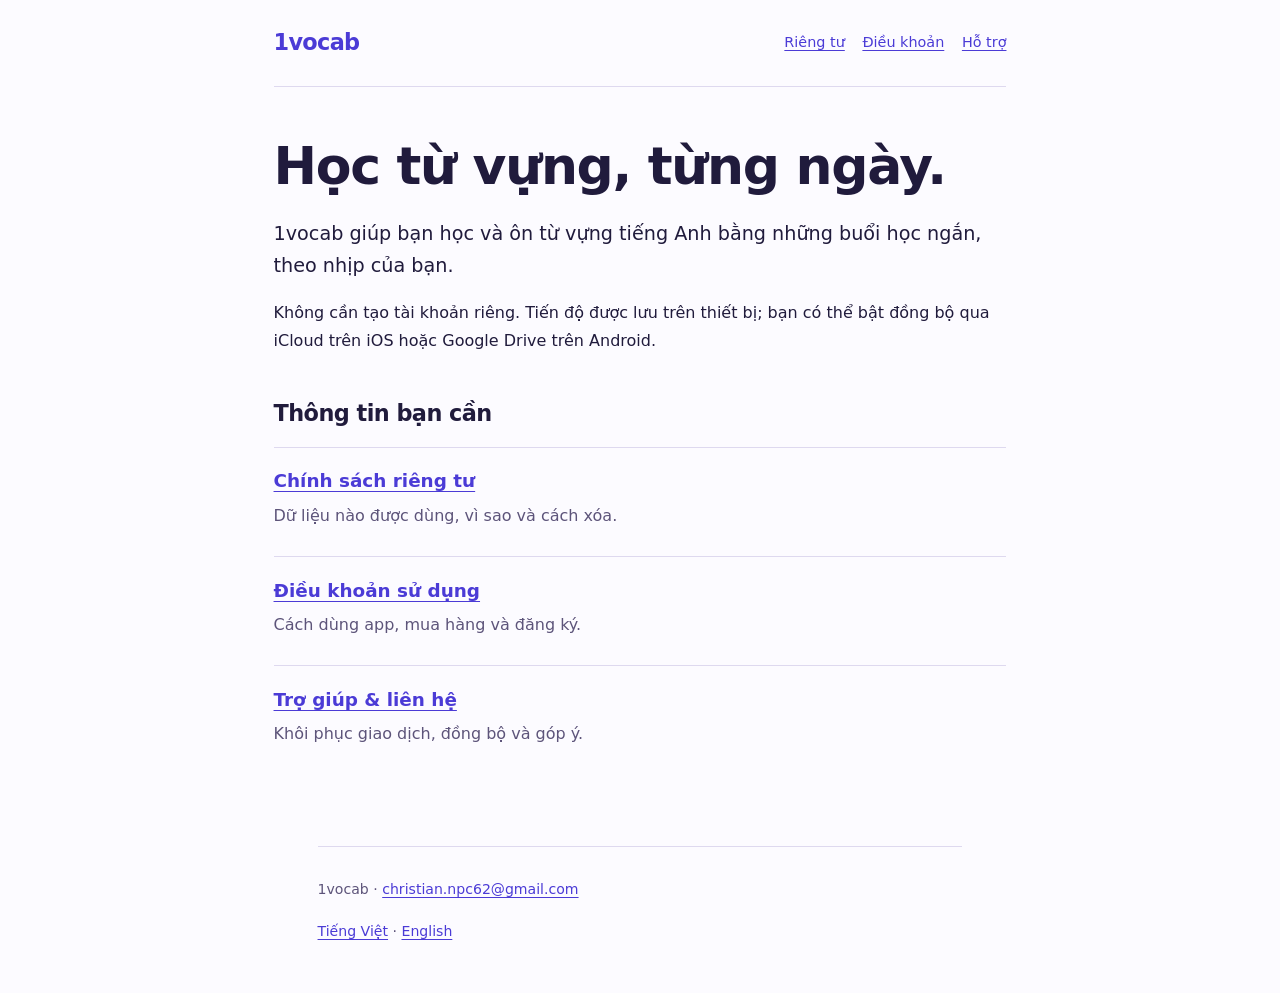
<file: index.html>
<!doctype html>
<html lang="vi"><head><meta charset="utf-8"><meta name="viewport" content="width=device-width, initial-scale=1"><title>Học từ vựng, từng ngày. · 1vocab</title><meta name="description" content="Học từ vựng, từng ngày. — 1vocab"><link rel="stylesheet" href="styles.css"></head>
<body><a class="skip" href="#main">Nội dung chính</a><header><a href="index.html" class="brand">1vocab</a><nav aria-label="Điều hướng"><a href="privacy.html">Riêng tư</a><a href="terms.html">Điều khoản</a><a href="support.html">Hỗ trợ</a></nav></header><main id="main"><h1>Học từ vựng, từng ngày.</h1><p class="lead">1vocab giúp bạn học và ôn từ vựng tiếng Anh bằng những buổi học ngắn, theo nhịp của bạn.</p><p>Không cần tạo tài khoản riêng. Tiến độ được lưu trên thiết bị; bạn có thể bật đồng bộ qua iCloud trên iOS hoặc Google Drive trên Android.</p><section><h2>Thông tin bạn cần</h2><ul class="directory"><li><a href="privacy.html">Chính sách riêng tư</a><span>Dữ liệu nào được dùng, vì sao và cách xóa.</span></li><li><a href="terms.html">Điều khoản sử dụng</a><span>Cách dùng app, mua hàng và đăng ký.</span></li><li><a href="support.html">Trợ giúp &amp; liên hệ</a><span>Khôi phục giao dịch, đồng bộ và góp ý.</span></li></ul></section></main><footer><p>1vocab · <a href="support.html">christian.npc62@gmail.com</a></p><p><a href="privacy.html" lang="vi">Tiếng Việt</a> · <a href="privacy-en.html" lang="en">English</a></p></footer></body></html>
</file>
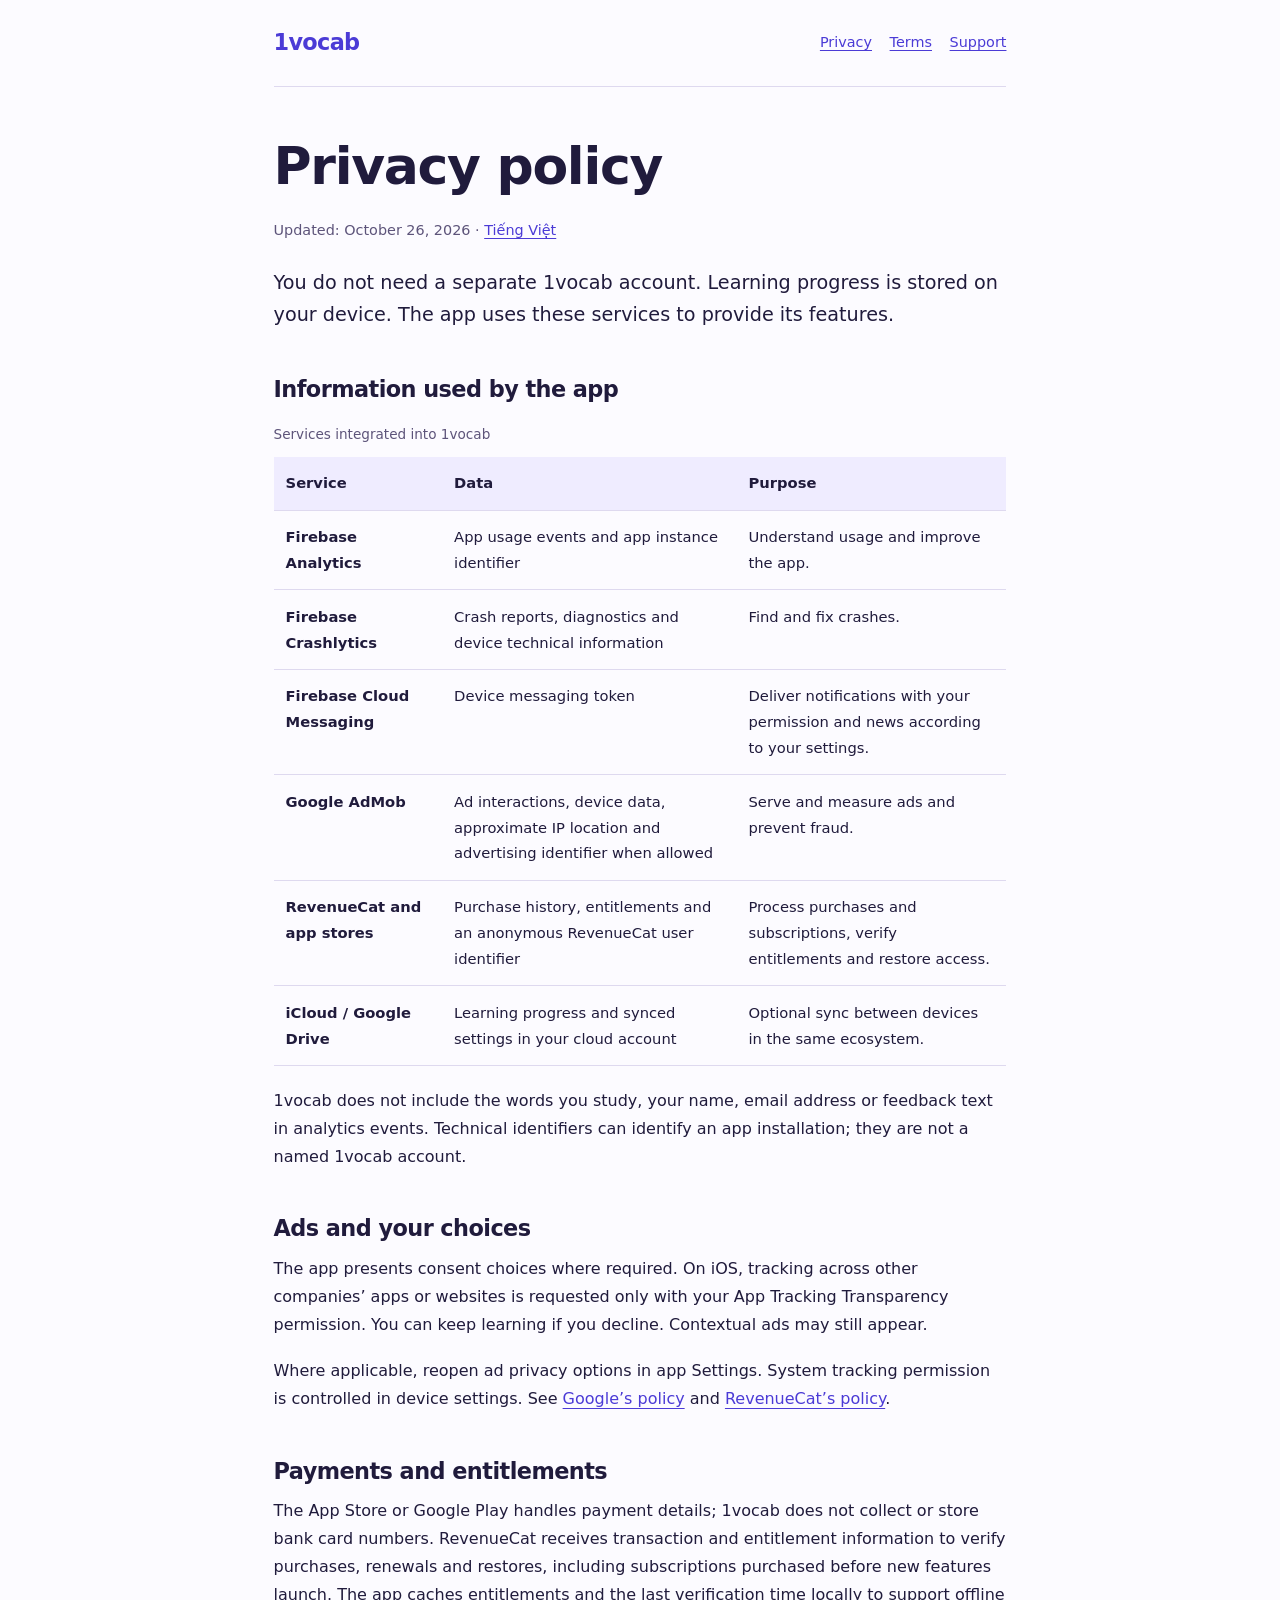
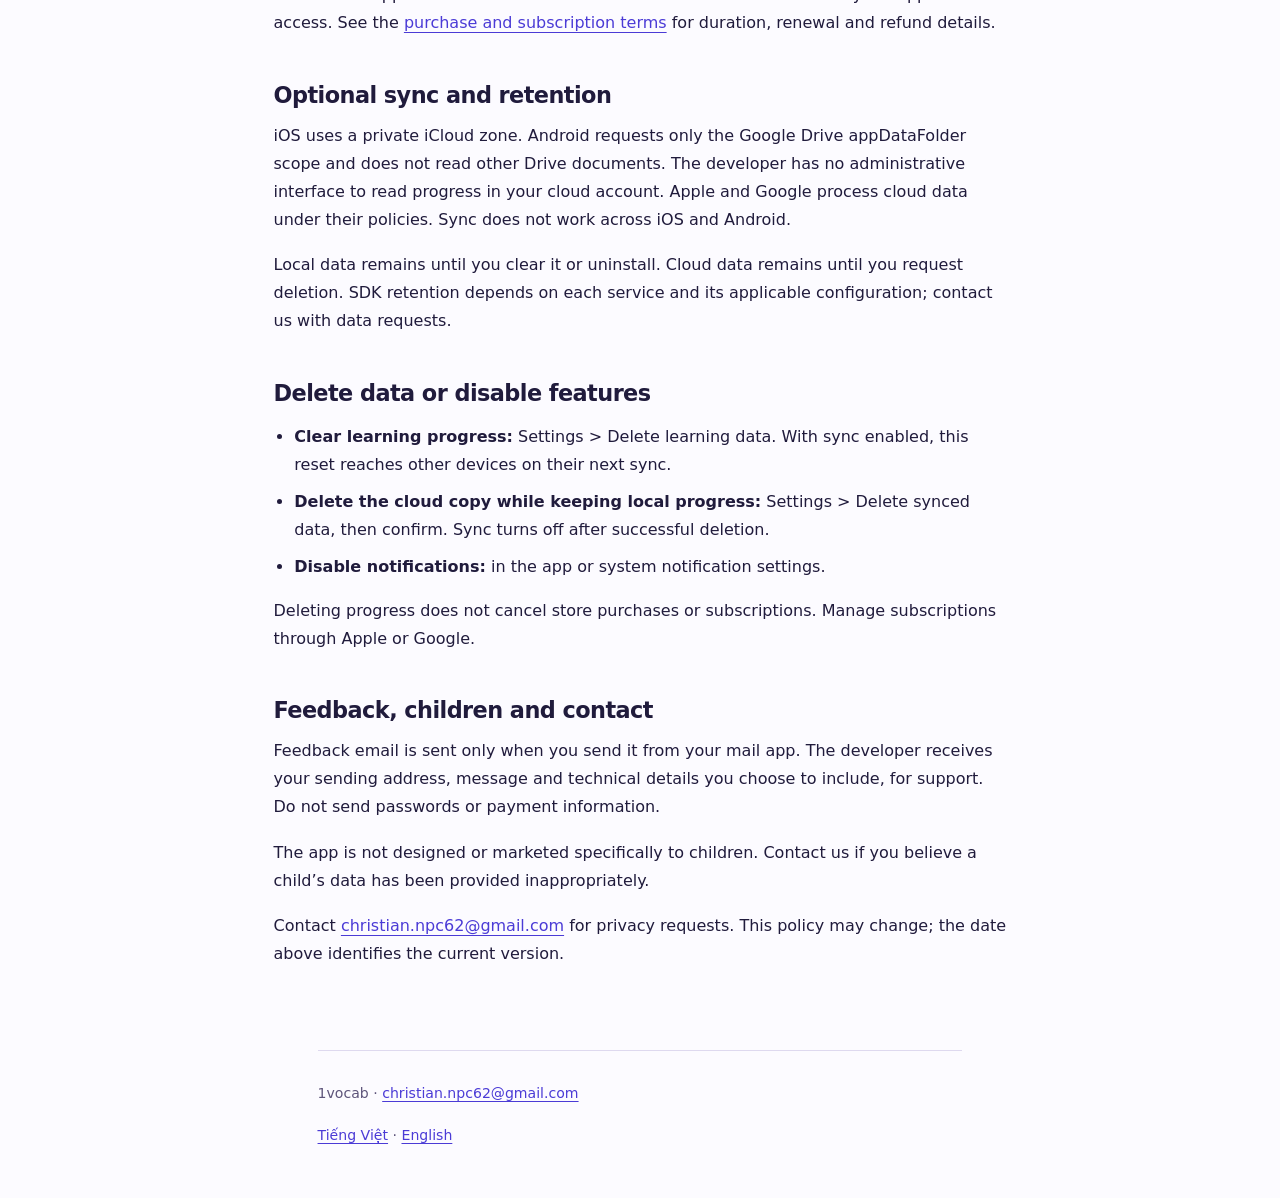
<file: privacy-en.html>
<!doctype html>
<html lang="en"><head><meta charset="utf-8"><meta name="viewport" content="width=device-width, initial-scale=1"><title>Privacy policy · 1vocab</title><meta name="description" content="Privacy policy — 1vocab"><link rel="stylesheet" href="styles.css"></head>
<body><a class="skip" href="#main">Main content</a><header><a href="index.html" class="brand">1vocab</a><nav aria-label="Navigation"><a href="privacy.html">Privacy</a><a href="terms.html">Terms</a><a href="support.html">Support</a></nav></header><main id="main"><h1>Privacy policy</h1><p class="updated">Updated: October 26, 2026 · <a href="privacy.html" lang="vi">Tiếng Việt</a></p><p class="lead">You do not need a separate 1vocab account. Learning progress is stored on your device. The app uses these services to provide its features.</p><section><h2>Information used by the app</h2><div class="table-scroll" role="region" aria-label="Services and data" tabindex="0"><table><caption>Services integrated into 1vocab</caption><thead><tr><th>Service</th><th>Data</th><th>Purpose</th></tr></thead><tbody><tr><th>Firebase Analytics</th><td>App usage events and app instance identifier</td><td>Understand usage and improve the app.</td></tr><tr><th>Firebase Crashlytics</th><td>Crash reports, diagnostics and device technical information</td><td>Find and fix crashes.</td></tr><tr><th>Firebase Cloud Messaging</th><td>Device messaging token</td><td>Deliver notifications with your permission and news according to your settings.</td></tr><tr><th>Google AdMob</th><td>Ad interactions, device data, approximate IP location and advertising identifier when allowed</td><td>Serve and measure ads and prevent fraud.</td></tr><tr><th>RevenueCat and app stores</th><td>Purchase history, entitlements and an anonymous RevenueCat user identifier</td><td>Process purchases and subscriptions, verify entitlements and restore access.</td></tr><tr><th>iCloud / Google Drive</th><td>Learning progress and synced settings in your cloud account</td><td>Optional sync between devices in the same ecosystem.</td></tr></tbody></table></div><p>1vocab does not include the words you study, your name, email address or feedback text in analytics events. Technical identifiers can identify an app installation; they are not a named 1vocab account.</p></section>
<section><h2>Ads and your choices</h2><p>The app presents consent choices where required. On iOS, tracking across other companies’ apps or websites is requested only with your App Tracking Transparency permission. You can keep learning if you decline. Contextual ads may still appear.</p><p>Where applicable, reopen ad privacy options in app Settings. System tracking permission is controlled in device settings. See <a href="https://policies.google.com/privacy">Google’s policy</a> and <a href="https://www.revenuecat.com/privacy/">RevenueCat’s policy</a>.</p></section>
<section><h2>Payments and entitlements</h2><p>The App Store or Google Play handles payment details; 1vocab does not collect or store bank card numbers. RevenueCat receives transaction and entitlement information to verify purchases, renewals and restores, including subscriptions purchased before new features launch. The app caches entitlements and the last verification time locally to support offline access. See the <a href="terms-en.html">purchase and subscription terms</a> for duration, renewal and refund details.</p></section>
<section><h2>Optional sync and retention</h2><p>iOS uses a private iCloud zone. Android requests only the Google Drive appDataFolder scope and does not read other Drive documents. The developer has no administrative interface to read progress in your cloud account. Apple and Google process cloud data under their policies. Sync does not work across iOS and Android.</p><p>Local data remains until you clear it or uninstall. Cloud data remains until you request deletion. SDK retention depends on each service and its applicable configuration; contact us with data requests.</p></section>
<section><h2>Delete data or disable features</h2><ul><li><strong>Clear learning progress:</strong> Settings &gt; Delete learning data. With sync enabled, this reset reaches other devices on their next sync.</li><li><strong>Delete the cloud copy while keeping local progress:</strong> Settings &gt; Delete synced data, then confirm. Sync turns off after successful deletion.</li><li><strong>Disable notifications:</strong> in the app or system notification settings.</li></ul><p>Deleting progress does not cancel store purchases or subscriptions. Manage subscriptions through Apple or Google.</p></section>
<section><h2>Feedback, children and contact</h2><p>Feedback email is sent only when you send it from your mail app. The developer receives your sending address, message and technical details you choose to include, for support. Do not send passwords or payment information.</p><p>The app is not designed or marketed specifically to children. Contact us if you believe a child’s data has been provided inappropriately.</p><p>Contact <a href="mailto:christian.npc62@gmail.com">christian.npc62@gmail.com</a> for privacy requests. This policy may change; the date above identifies the current version.</p></section></main><footer><p>1vocab · <a href="support.html">christian.npc62@gmail.com</a></p><p><a href="privacy.html" lang="vi">Tiếng Việt</a> · <a href="privacy-en.html" lang="en">English</a></p></footer></body></html>
</file>
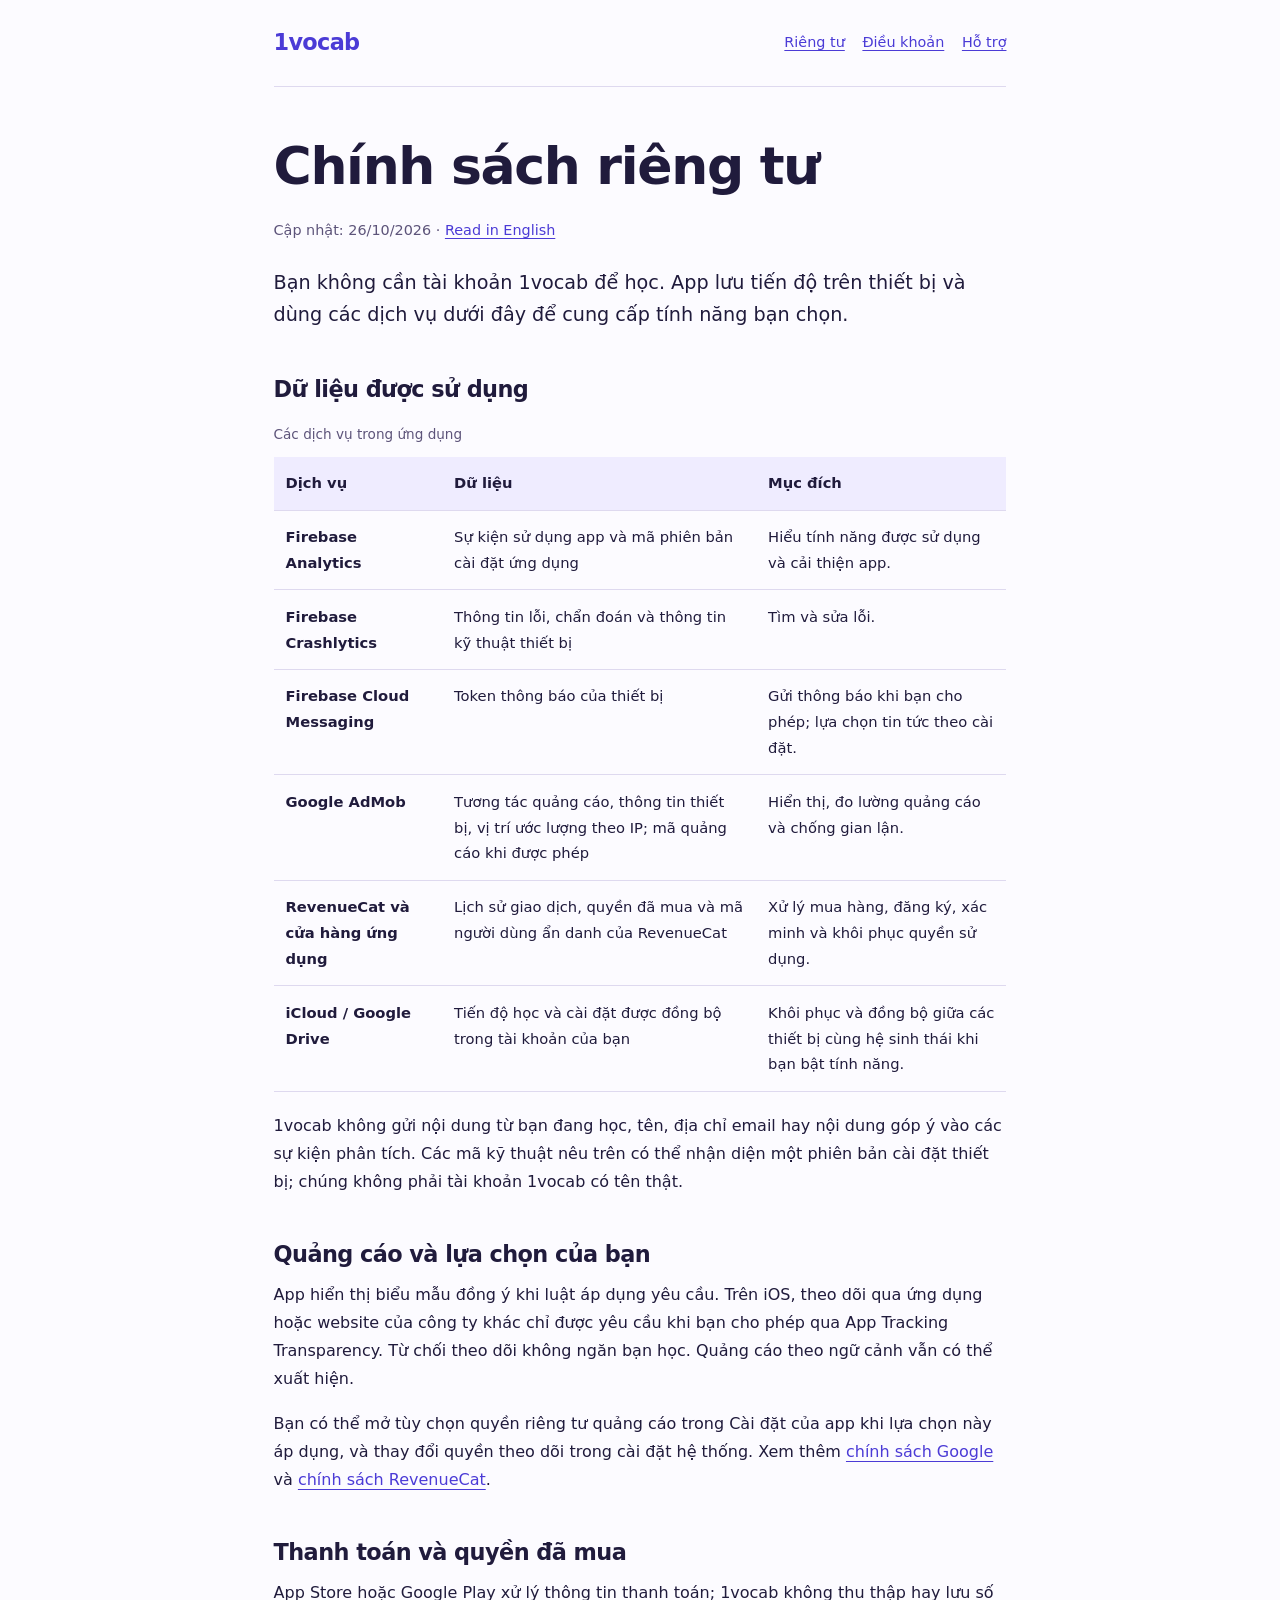
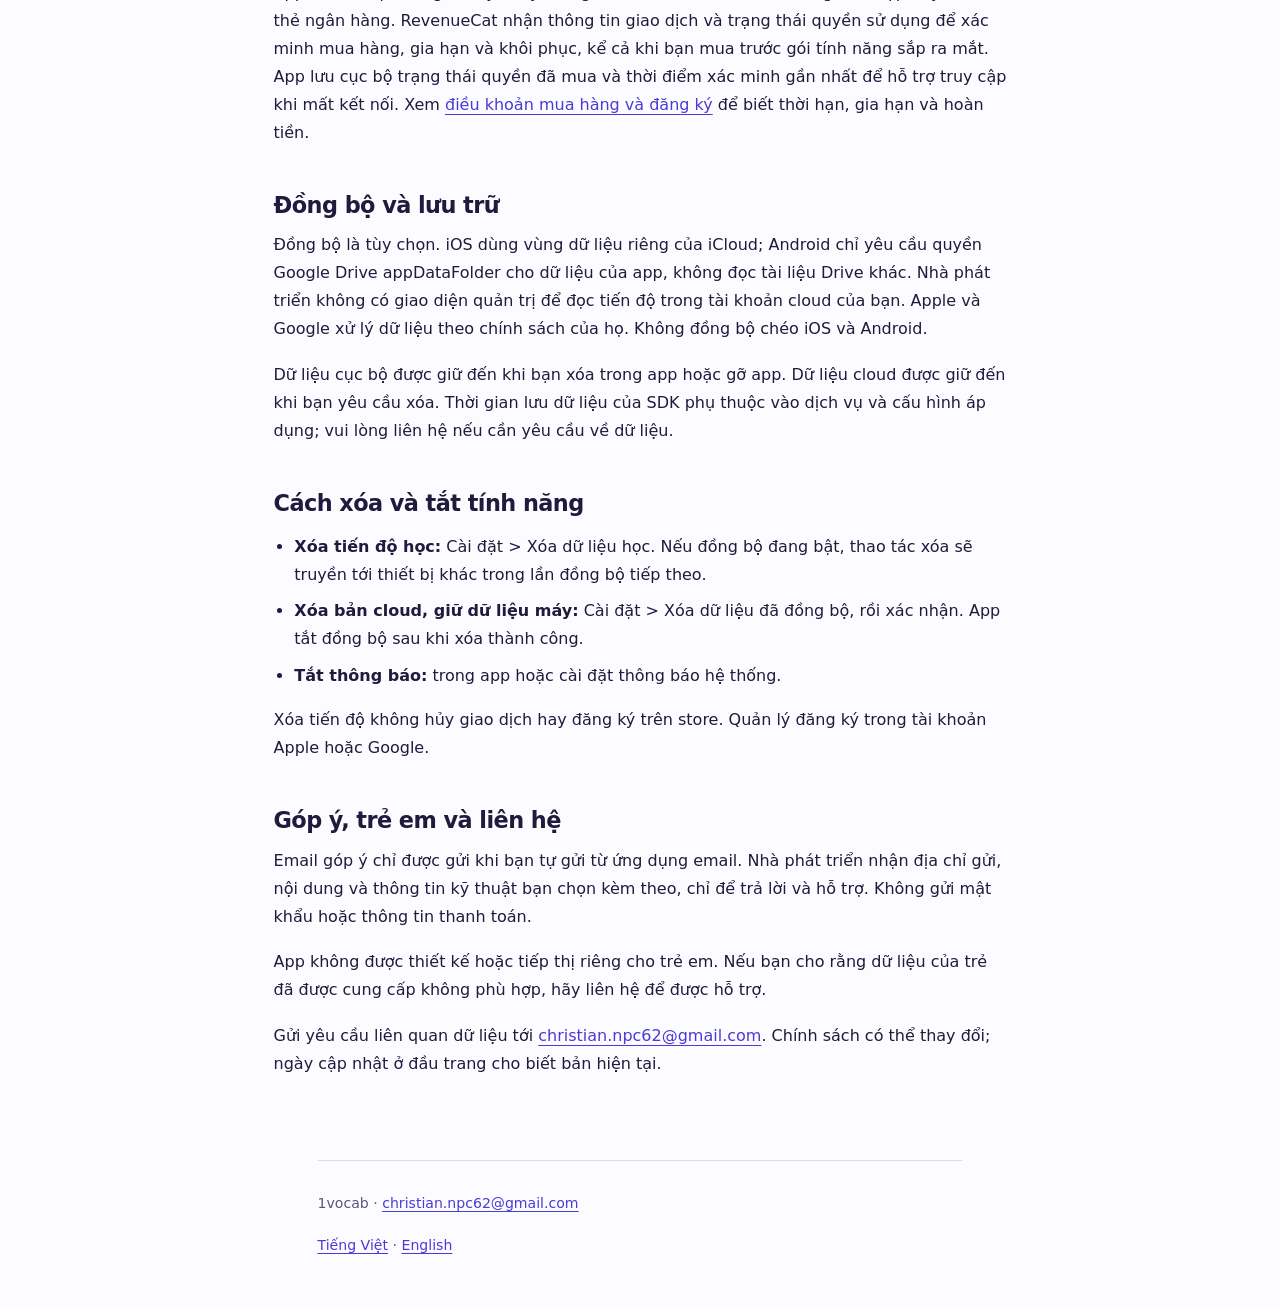
<file: privacy.html>
<!doctype html>
<html lang="vi"><head><meta charset="utf-8"><meta name="viewport" content="width=device-width, initial-scale=1"><title>Chính sách riêng tư · 1vocab</title><meta name="description" content="Chính sách riêng tư — 1vocab"><link rel="stylesheet" href="styles.css"></head>
<body><a class="skip" href="#main">Nội dung chính</a><header><a href="index.html" class="brand">1vocab</a><nav aria-label="Điều hướng"><a href="privacy.html">Riêng tư</a><a href="terms.html">Điều khoản</a><a href="support.html">Hỗ trợ</a></nav></header><main id="main"><h1>Chính sách riêng tư</h1><p class="updated">Cập nhật: 26/10/2026 · <a href="privacy-en.html" lang="en">Read in English</a></p><p class="lead">Bạn không cần tài khoản 1vocab để học. App lưu tiến độ trên thiết bị và dùng các dịch vụ dưới đây để cung cấp tính năng bạn chọn.</p>
<section><h2>Dữ liệu được sử dụng</h2><div class="table-scroll" role="region" aria-label="Dữ liệu và mục đích" tabindex="0"><table><caption>Các dịch vụ trong ứng dụng</caption><thead><tr><th>Dịch vụ</th><th>Dữ liệu</th><th>Mục đích</th></tr></thead><tbody>
<tr><th>Firebase Analytics</th><td>Sự kiện sử dụng app và mã phiên bản cài đặt ứng dụng</td><td>Hiểu tính năng được sử dụng và cải thiện app.</td></tr><tr><th>Firebase Crashlytics</th><td>Thông tin lỗi, chẩn đoán và thông tin kỹ thuật thiết bị</td><td>Tìm và sửa lỗi.</td></tr><tr><th>Firebase Cloud Messaging</th><td>Token thông báo của thiết bị</td><td>Gửi thông báo khi bạn cho phép; lựa chọn tin tức theo cài đặt.</td></tr><tr><th>Google AdMob</th><td>Tương tác quảng cáo, thông tin thiết bị, vị trí ước lượng theo IP; mã quảng cáo khi được phép</td><td>Hiển thị, đo lường quảng cáo và chống gian lận.</td></tr><tr><th>RevenueCat và cửa hàng ứng dụng</th><td>Lịch sử giao dịch, quyền đã mua và mã người dùng ẩn danh của RevenueCat</td><td>Xử lý mua hàng, đăng ký, xác minh và khôi phục quyền sử dụng.</td></tr><tr><th>iCloud / Google Drive</th><td>Tiến độ học và cài đặt được đồng bộ trong tài khoản của bạn</td><td>Khôi phục và đồng bộ giữa các thiết bị cùng hệ sinh thái khi bạn bật tính năng.</td></tr></tbody></table></div>
<p>1vocab không gửi nội dung từ bạn đang học, tên, địa chỉ email hay nội dung góp ý vào các sự kiện phân tích. Các mã kỹ thuật nêu trên có thể nhận diện một phiên bản cài đặt thiết bị; chúng không phải tài khoản 1vocab có tên thật.</p></section>
<section><h2>Quảng cáo và lựa chọn của bạn</h2><p>App hiển thị biểu mẫu đồng ý khi luật áp dụng yêu cầu. Trên iOS, theo dõi qua ứng dụng hoặc website của công ty khác chỉ được yêu cầu khi bạn cho phép qua App Tracking Transparency. Từ chối theo dõi không ngăn bạn học. Quảng cáo theo ngữ cảnh vẫn có thể xuất hiện.</p><p>Bạn có thể mở tùy chọn quyền riêng tư quảng cáo trong Cài đặt của app khi lựa chọn này áp dụng, và thay đổi quyền theo dõi trong cài đặt hệ thống. Xem thêm <a href="https://policies.google.com/privacy">chính sách Google</a> và <a href="https://www.revenuecat.com/privacy/">chính sách RevenueCat</a>.</p></section>
<section><h2>Thanh toán và quyền đã mua</h2><p>App Store hoặc Google Play xử lý thông tin thanh toán; 1vocab không thu thập hay lưu số thẻ ngân hàng. RevenueCat nhận thông tin giao dịch và trạng thái quyền sử dụng để xác minh mua hàng, gia hạn và khôi phục, kể cả khi bạn mua trước gói tính năng sắp ra mắt. App lưu cục bộ trạng thái quyền đã mua và thời điểm xác minh gần nhất để hỗ trợ truy cập khi mất kết nối. Xem <a href="terms.html">điều khoản mua hàng và đăng ký</a> để biết thời hạn, gia hạn và hoàn tiền.</p></section>
<section><h2>Đồng bộ và lưu trữ</h2><p>Đồng bộ là tùy chọn. iOS dùng vùng dữ liệu riêng của iCloud; Android chỉ yêu cầu quyền Google Drive appDataFolder cho dữ liệu của app, không đọc tài liệu Drive khác. Nhà phát triển không có giao diện quản trị để đọc tiến độ trong tài khoản cloud của bạn. Apple và Google xử lý dữ liệu theo chính sách của họ. Không đồng bộ chéo iOS và Android.</p><p>Dữ liệu cục bộ được giữ đến khi bạn xóa trong app hoặc gỡ app. Dữ liệu cloud được giữ đến khi bạn yêu cầu xóa. Thời gian lưu dữ liệu của SDK phụ thuộc vào dịch vụ và cấu hình áp dụng; vui lòng liên hệ nếu cần yêu cầu về dữ liệu.</p></section>
<section><h2>Cách xóa và tắt tính năng</h2><ul><li><strong>Xóa tiến độ học:</strong> Cài đặt &gt; Xóa dữ liệu học. Nếu đồng bộ đang bật, thao tác xóa sẽ truyền tới thiết bị khác trong lần đồng bộ tiếp theo.</li><li><strong>Xóa bản cloud, giữ dữ liệu máy:</strong> Cài đặt &gt; Xóa dữ liệu đã đồng bộ, rồi xác nhận. App tắt đồng bộ sau khi xóa thành công.</li><li><strong>Tắt thông báo:</strong> trong app hoặc cài đặt thông báo hệ thống.</li></ul><p>Xóa tiến độ không hủy giao dịch hay đăng ký trên store. Quản lý đăng ký trong tài khoản Apple hoặc Google.</p></section>
<section><h2>Góp ý, trẻ em và liên hệ</h2><p>Email góp ý chỉ được gửi khi bạn tự gửi từ ứng dụng email. Nhà phát triển nhận địa chỉ gửi, nội dung và thông tin kỹ thuật bạn chọn kèm theo, chỉ để trả lời và hỗ trợ. Không gửi mật khẩu hoặc thông tin thanh toán.</p><p>App không được thiết kế hoặc tiếp thị riêng cho trẻ em. Nếu bạn cho rằng dữ liệu của trẻ đã được cung cấp không phù hợp, hãy liên hệ để được hỗ trợ.</p><p>Gửi yêu cầu liên quan dữ liệu tới <a href="mailto:christian.npc62@gmail.com">christian.npc62@gmail.com</a>. Chính sách có thể thay đổi; ngày cập nhật ở đầu trang cho biết bản hiện tại.</p></section></main><footer><p>1vocab · <a href="support.html">christian.npc62@gmail.com</a></p><p><a href="privacy.html" lang="vi">Tiếng Việt</a> · <a href="privacy-en.html" lang="en">English</a></p></footer></body></html>
</file>
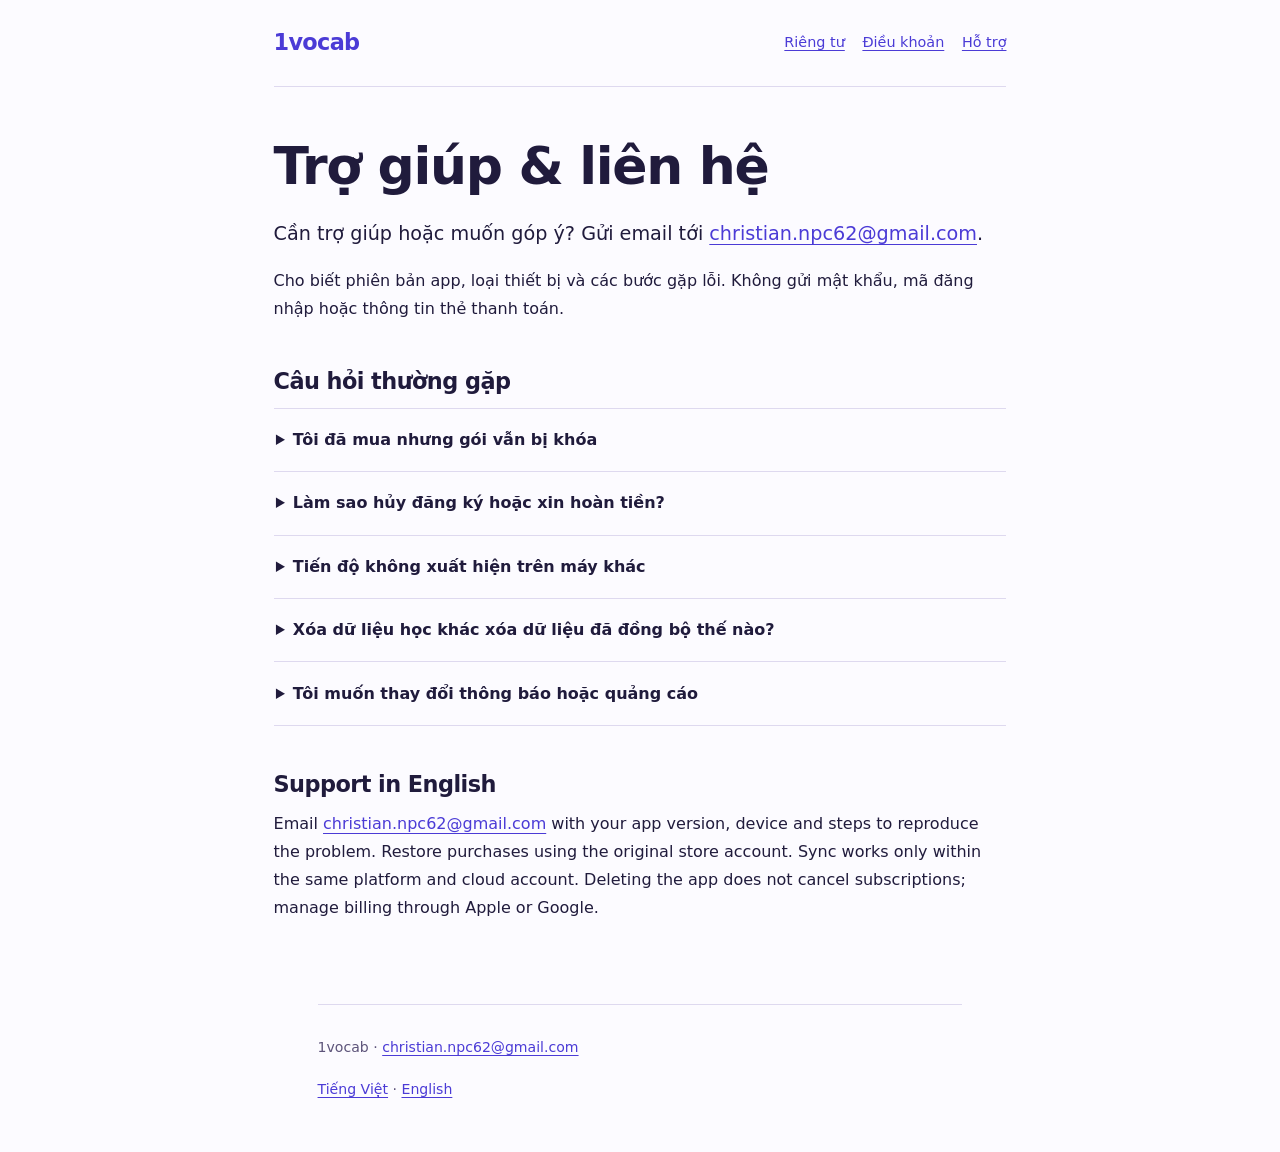
<file: support.html>
<!doctype html>
<html lang="vi"><head><meta charset="utf-8"><meta name="viewport" content="width=device-width, initial-scale=1"><title>Trợ giúp &amp; liên hệ · 1vocab</title><meta name="description" content="Trợ giúp &amp; liên hệ — 1vocab"><link rel="stylesheet" href="styles.css"></head>
<body><a class="skip" href="#main">Nội dung chính</a><header><a href="index.html" class="brand">1vocab</a><nav aria-label="Điều hướng"><a href="privacy.html">Riêng tư</a><a href="terms.html">Điều khoản</a><a href="support.html">Hỗ trợ</a></nav></header><main id="main"><h1>Trợ giúp &amp; liên hệ</h1><p class="lead">Cần trợ giúp hoặc muốn góp ý? Gửi email tới <a href="mailto:christian.npc62@gmail.com">christian.npc62@gmail.com</a>.</p><p>Cho biết phiên bản app, loại thiết bị và các bước gặp lỗi. Không gửi mật khẩu, mã đăng nhập hoặc thông tin thẻ thanh toán.</p><section><h2>Câu hỏi thường gặp</h2><details><summary>Tôi đã mua nhưng gói vẫn bị khóa</summary><p>Kiểm tra bạn đang dùng đúng tài khoản App Store hoặc Google Play đã mua. Mở Cài đặt &gt; Khôi phục giao dịch khi có mạng. Nếu chưa mở khóa, gửi mã giao dịch đã che thông tin nhạy cảm qua email hỗ trợ. Việc khôi phục không mua lại sản phẩm.</p></details><details><summary>Làm sao hủy đăng ký hoặc xin hoàn tiền?</summary><p>Mở phần đăng ký trong tài khoản Apple hoặc Google. Gỡ app không hủy đăng ký. Hoàn tiền do cửa hàng xử lý: <a href="https://reportaproblem.apple.com/">Apple</a> hoặc <a href="https://support.google.com/googleplay/answer/2479637">Google Play</a>.</p></details><details><summary>Tiến độ không xuất hiện trên máy khác</summary><p>Bật đồng bộ trên cả hai thiết bị cùng hệ sinh thái và cùng tài khoản iCloud hoặc Google Drive. Kiểm tra kết nối và dung lượng cloud, rồi bấm Đồng bộ ngay. iOS và Android không đồng bộ chéo. Mua hàng và tải lại gói nâng cấp là thao tác riêng với đồng bộ tiến độ.</p></details><details><summary>Xóa dữ liệu học khác xóa dữ liệu đã đồng bộ thế nào?</summary><p>Xóa dữ liệu học đặt lại tiến độ và sẽ truyền lệnh đặt lại qua đồng bộ nếu bật. Xóa dữ liệu đã đồng bộ xóa bản cloud, giữ tiến độ trên máy và tắt đồng bộ sau khi thành công. Cả hai không hủy đăng ký.</p></details><details><summary>Tôi muốn thay đổi thông báo hoặc quảng cáo</summary><p>Điều chỉnh thông báo trong Cài đặt app hoặc hệ thống. Tùy chọn quyền riêng tư quảng cáo hiện trong Cài đặt app khi áp dụng; quyền theo dõi iOS được quản lý trong cài đặt hệ thống.</p></details></section><section lang="en"><h2>Support in English</h2><p>Email <a href="mailto:christian.npc62@gmail.com">christian.npc62@gmail.com</a> with your app version, device and steps to reproduce the problem. Restore purchases using the original store account. Sync works only within the same platform and cloud account. Deleting the app does not cancel subscriptions; manage billing through Apple or Google.</p></section></main><footer><p>1vocab · <a href="support.html">christian.npc62@gmail.com</a></p><p><a href="privacy.html" lang="vi">Tiếng Việt</a> · <a href="privacy-en.html" lang="en">English</a></p></footer></body></html>
</file>
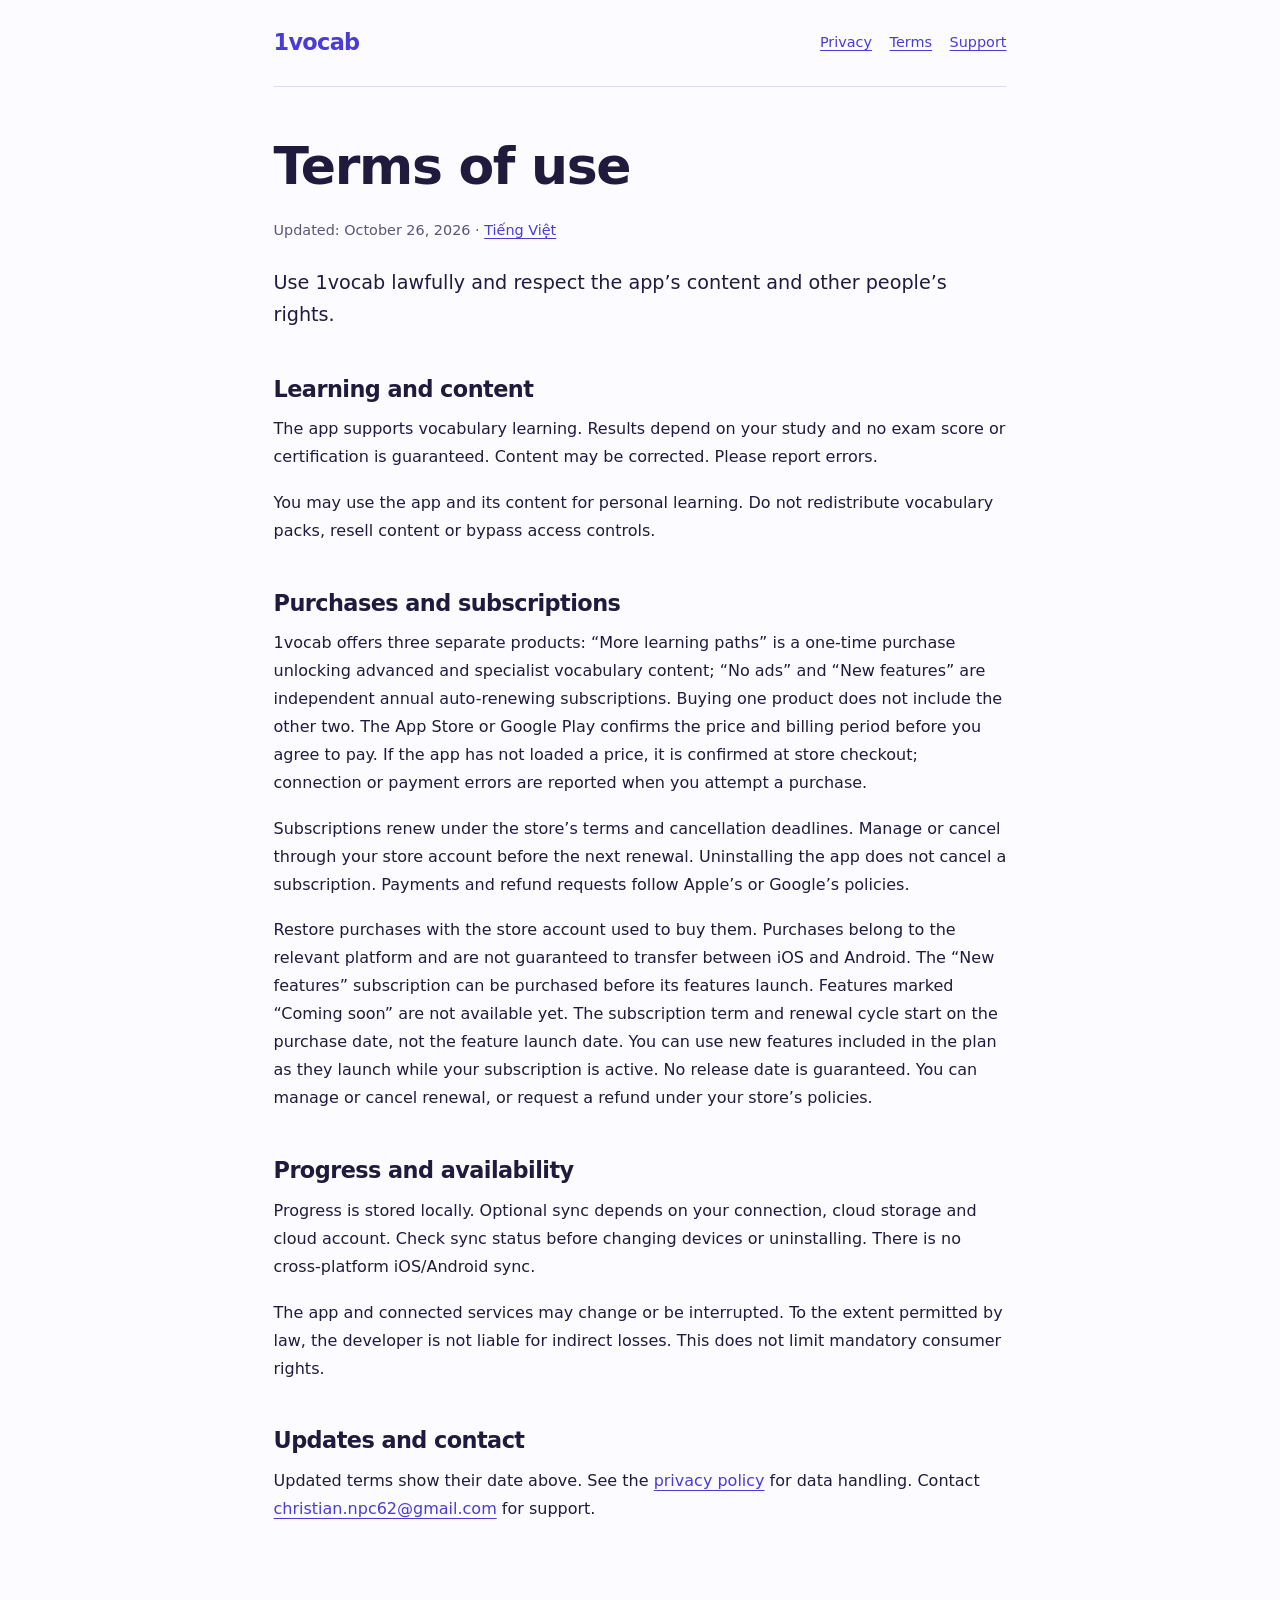
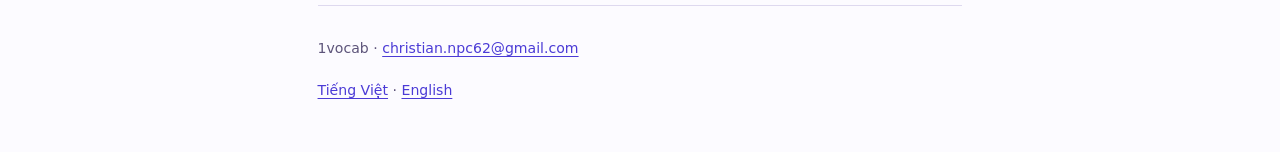
<file: terms-en.html>
<!doctype html>
<html lang="en"><head><meta charset="utf-8"><meta name="viewport" content="width=device-width, initial-scale=1"><title>Terms of use · 1vocab</title><meta name="description" content="Terms of use — 1vocab"><link rel="stylesheet" href="styles.css"></head>
<body><a class="skip" href="#main">Main content</a><header><a href="index.html" class="brand">1vocab</a><nav aria-label="Navigation"><a href="privacy.html">Privacy</a><a href="terms.html">Terms</a><a href="support.html">Support</a></nav></header><main id="main"><h1>Terms of use</h1><p class="updated">Updated: October 26, 2026 · <a href="terms.html" lang="vi">Tiếng Việt</a></p><p class="lead">Use 1vocab lawfully and respect the app’s content and other people’s rights.</p><section><h2>Learning and content</h2><p>The app supports vocabulary learning. Results depend on your study and no exam score or certification is guaranteed. Content may be corrected. Please report errors.</p><p>You may use the app and its content for personal learning. Do not redistribute vocabulary packs, resell content or bypass access controls.</p></section><section><h2>Purchases and subscriptions</h2><p>1vocab offers three separate products: “More learning paths” is a one-time purchase unlocking advanced and specialist vocabulary content; “No ads” and “New features” are independent annual auto-renewing subscriptions. Buying one product does not include the other two. The App Store or Google Play confirms the price and billing period before you agree to pay. If the app has not loaded a price, it is confirmed at store checkout; connection or payment errors are reported when you attempt a purchase.</p><p>Subscriptions renew under the store’s terms and cancellation deadlines. Manage or cancel through your store account before the next renewal. Uninstalling the app does not cancel a subscription. Payments and refund requests follow Apple’s or Google’s policies.</p><p>Restore purchases with the store account used to buy them. Purchases belong to the relevant platform and are not guaranteed to transfer between iOS and Android. The “New features” subscription can be purchased before its features launch. Features marked “Coming soon” are not available yet. The subscription term and renewal cycle start on the purchase date, not the feature launch date. You can use new features included in the plan as they launch while your subscription is active. No release date is guaranteed. You can manage or cancel renewal, or request a refund under your store’s policies.</p></section><section><h2>Progress and availability</h2><p>Progress is stored locally. Optional sync depends on your connection, cloud storage and cloud account. Check sync status before changing devices or uninstalling. There is no cross-platform iOS/Android sync.</p><p>The app and connected services may change or be interrupted. To the extent permitted by law, the developer is not liable for indirect losses. This does not limit mandatory consumer rights.</p></section><section><h2>Updates and contact</h2><p>Updated terms show their date above. See the <a href="privacy-en.html">privacy policy</a> for data handling. Contact <a href="mailto:christian.npc62@gmail.com">christian.npc62@gmail.com</a> for support.</p></section></main><footer><p>1vocab · <a href="support.html">christian.npc62@gmail.com</a></p><p><a href="privacy.html" lang="vi">Tiếng Việt</a> · <a href="privacy-en.html" lang="en">English</a></p></footer></body></html>
</file>
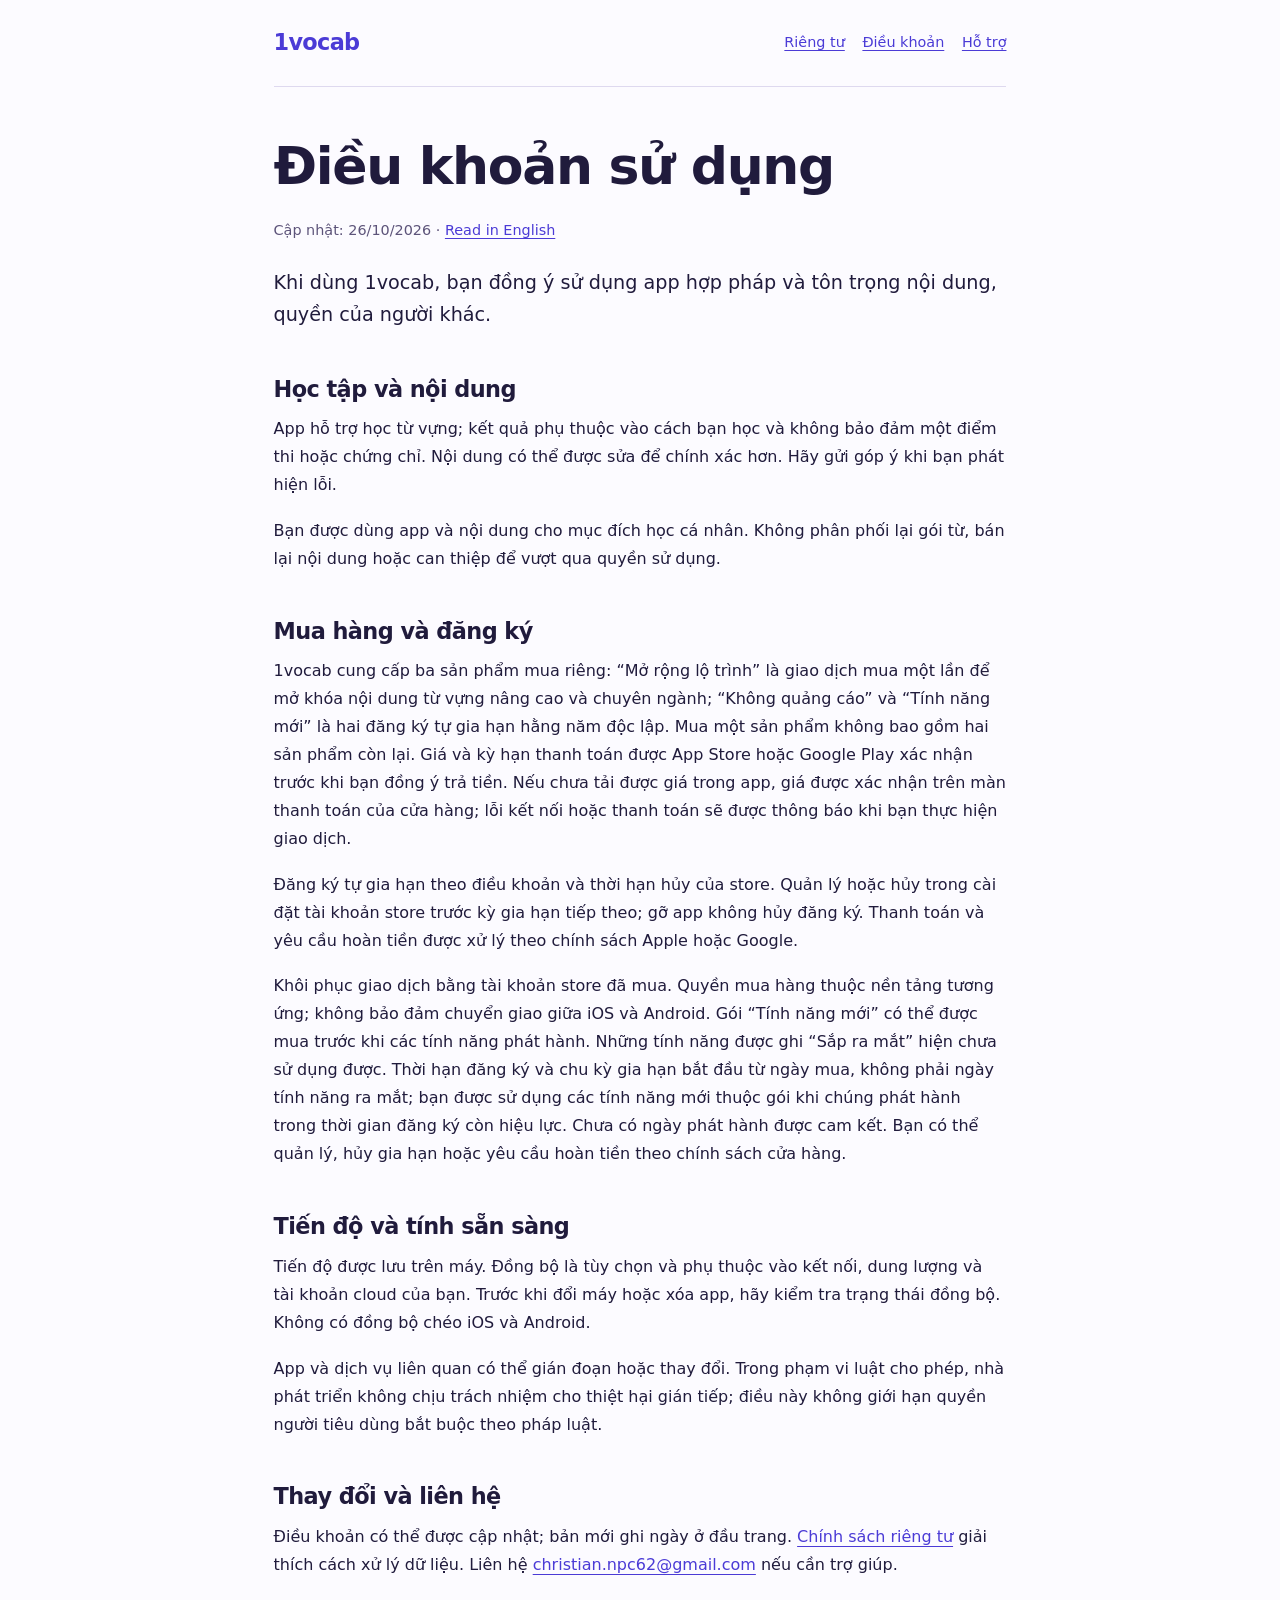
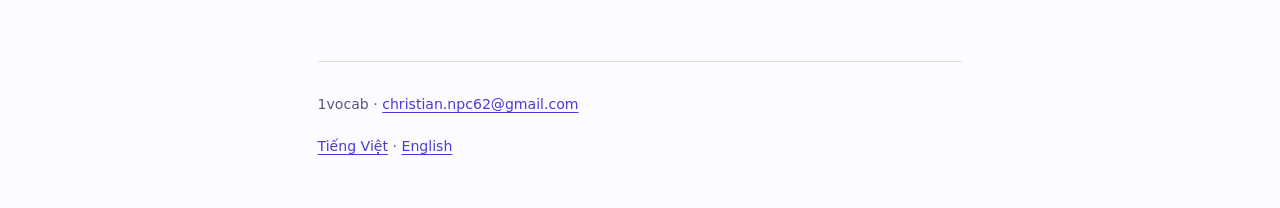
<file: terms.html>
<!doctype html>
<html lang="vi"><head><meta charset="utf-8"><meta name="viewport" content="width=device-width, initial-scale=1"><title>Điều khoản sử dụng · 1vocab</title><meta name="description" content="Điều khoản sử dụng — 1vocab"><link rel="stylesheet" href="styles.css"></head>
<body><a class="skip" href="#main">Nội dung chính</a><header><a href="index.html" class="brand">1vocab</a><nav aria-label="Điều hướng"><a href="privacy.html">Riêng tư</a><a href="terms.html">Điều khoản</a><a href="support.html">Hỗ trợ</a></nav></header><main id="main"><h1>Điều khoản sử dụng</h1><p class="updated">Cập nhật: 26/10/2026 · <a href="terms-en.html" lang="en">Read in English</a></p><p class="lead">Khi dùng 1vocab, bạn đồng ý sử dụng app hợp pháp và tôn trọng nội dung, quyền của người khác.</p><section><h2>Học tập và nội dung</h2><p>App hỗ trợ học từ vựng; kết quả phụ thuộc vào cách bạn học và không bảo đảm một điểm thi hoặc chứng chỉ. Nội dung có thể được sửa để chính xác hơn. Hãy gửi góp ý khi bạn phát hiện lỗi.</p><p>Bạn được dùng app và nội dung cho mục đích học cá nhân. Không phân phối lại gói từ, bán lại nội dung hoặc can thiệp để vượt qua quyền sử dụng.</p></section><section><h2>Mua hàng và đăng ký</h2><p>1vocab cung cấp ba sản phẩm mua riêng: “Mở rộng lộ trình” là giao dịch mua một lần để mở khóa nội dung từ vựng nâng cao và chuyên ngành; “Không quảng cáo” và “Tính năng mới” là hai đăng ký tự gia hạn hằng năm độc lập. Mua một sản phẩm không bao gồm hai sản phẩm còn lại. Giá và kỳ hạn thanh toán được App Store hoặc Google Play xác nhận trước khi bạn đồng ý trả tiền. Nếu chưa tải được giá trong app, giá được xác nhận trên màn thanh toán của cửa hàng; lỗi kết nối hoặc thanh toán sẽ được thông báo khi bạn thực hiện giao dịch.</p><p>Đăng ký tự gia hạn theo điều khoản và thời hạn hủy của store. Quản lý hoặc hủy trong cài đặt tài khoản store trước kỳ gia hạn tiếp theo; gỡ app không hủy đăng ký. Thanh toán và yêu cầu hoàn tiền được xử lý theo chính sách Apple hoặc Google.</p><p>Khôi phục giao dịch bằng tài khoản store đã mua. Quyền mua hàng thuộc nền tảng tương ứng; không bảo đảm chuyển giao giữa iOS và Android. Gói “Tính năng mới” có thể được mua trước khi các tính năng phát hành. Những tính năng được ghi “Sắp ra mắt” hiện chưa sử dụng được. Thời hạn đăng ký và chu kỳ gia hạn bắt đầu từ ngày mua, không phải ngày tính năng ra mắt; bạn được sử dụng các tính năng mới thuộc gói khi chúng phát hành trong thời gian đăng ký còn hiệu lực. Chưa có ngày phát hành được cam kết. Bạn có thể quản lý, hủy gia hạn hoặc yêu cầu hoàn tiền theo chính sách cửa hàng.</p></section><section><h2>Tiến độ và tính sẵn sàng</h2><p>Tiến độ được lưu trên máy. Đồng bộ là tùy chọn và phụ thuộc vào kết nối, dung lượng và tài khoản cloud của bạn. Trước khi đổi máy hoặc xóa app, hãy kiểm tra trạng thái đồng bộ. Không có đồng bộ chéo iOS và Android.</p><p>App và dịch vụ liên quan có thể gián đoạn hoặc thay đổi. Trong phạm vi luật cho phép, nhà phát triển không chịu trách nhiệm cho thiệt hại gián tiếp; điều này không giới hạn quyền người tiêu dùng bắt buộc theo pháp luật.</p></section><section><h2>Thay đổi và liên hệ</h2><p>Điều khoản có thể được cập nhật; bản mới ghi ngày ở đầu trang. <a href="privacy.html">Chính sách riêng tư</a> giải thích cách xử lý dữ liệu. Liên hệ <a href="mailto:christian.npc62@gmail.com">christian.npc62@gmail.com</a> nếu cần trợ giúp.</p></section></main><footer><p>1vocab · <a href="support.html">christian.npc62@gmail.com</a></p><p><a href="privacy.html" lang="vi">Tiếng Việt</a> · <a href="privacy-en.html" lang="en">English</a></p></footer></body></html>
</file>
<file: styles.css>
:root{color-scheme:light dark;--ink:#201b3c;--muted:#5d547a;--paper:#fcfbff;--line:#ded9ef;--brand:#4b3bd6;--focus:#876500}
*{box-sizing:border-box}html{scroll-padding-top:1rem}body{margin:0;background:var(--paper);color:var(--ink);font:1rem/1.75 system-ui,-apple-system,BlinkMacSystemFont,"Segoe UI",sans-serif}::selection{background:#ffd66b;color:#201b3c}a{color:var(--brand);text-underline-offset:.22em;text-decoration-thickness:1px}a:hover{text-decoration-thickness:2px}a:focus-visible,summary:focus-visible,[tabindex]:focus-visible{outline:3px solid var(--focus);outline-offset:5px;border-radius:2px}header,footer,main{width:min(100% - 2.5rem,72ch);margin-inline:auto}header{display:flex;align-items:center;justify-content:space-between;gap:1rem;padding-block:1.4rem;border-bottom:1px solid var(--line)}.brand{font-size:1.4rem;font-weight:800;text-decoration:none;letter-spacing:-.03em}nav{display:flex;flex-wrap:wrap;gap:.25rem 1.1rem}nav a{padding-block:.5rem;font-size:.9rem}main{padding-block:3rem 4rem;min-height:60vh}h1,h2{line-height:1.2;letter-spacing:-.025em;text-wrap:balance}h1{font-size:clamp(2rem,6vw,3.25rem);margin:0 0 1.3rem;font-weight:750}h2{font-size:1.4rem;margin:0 0 .8rem}p{margin:.7rem 0 1.1rem}section{margin-top:2.8rem}.lead{font-size:1.2rem;line-height:1.65}.updated{font-size:.9rem;color:var(--muted);margin-bottom:1.5rem}li{margin-block:.55rem}ul{padding-left:1.3rem}.directory{list-style:none;padding:0;margin-top:1.25rem}.directory li{padding-block:1.1rem;border-top:1px solid var(--line)}.directory a{font-size:1.15rem;font-weight:650}.directory span{display:block;color:var(--muted);margin-top:.25rem}.table-scroll{overflow-x:auto;margin-block:1.3rem;scrollbar-color:var(--muted) var(--paper)}table{border-collapse:collapse;width:100%;min-width:34rem;font-size:.92rem;text-align:left}caption{text-align:left;font-size:.85rem;color:var(--muted);margin-bottom:.6rem}th,td{vertical-align:top;padding:.85rem .75rem;border-bottom:1px solid var(--line)}thead{background:#efecff}tbody th{width:23%;font-weight:650}details{border-top:1px solid var(--line);padding-block:.8rem}details:last-child{border-bottom:1px solid var(--line)}summary{cursor:pointer;font-weight:650;padding:.4rem .15rem;line-height:1.5}details p{padding-inline:.15rem}footer{border-top:1px solid var(--line);padding-block:1.2rem 2rem;color:var(--muted);font-size:.88rem}.skip{position:absolute;top:.5rem;left:.5rem;transform:translateY(-200%);background:var(--paper);padding:.5rem 1rem;z-index:2}.skip:focus{transform:none}@media(max-width:420px){header{align-items:flex-start;flex-direction:column;gap:.2rem}main{padding-top:2rem}nav{gap:1.25rem}th,td{padding:.7rem .6rem}}@media(prefers-color-scheme:dark){:root{--ink:#f3efff;--muted:#bfb5db;--paper:#0f1020;--line:#38324c;--brand:#b9adff;--focus:#ffd66b}thead{background:#27213d}}
</file>
